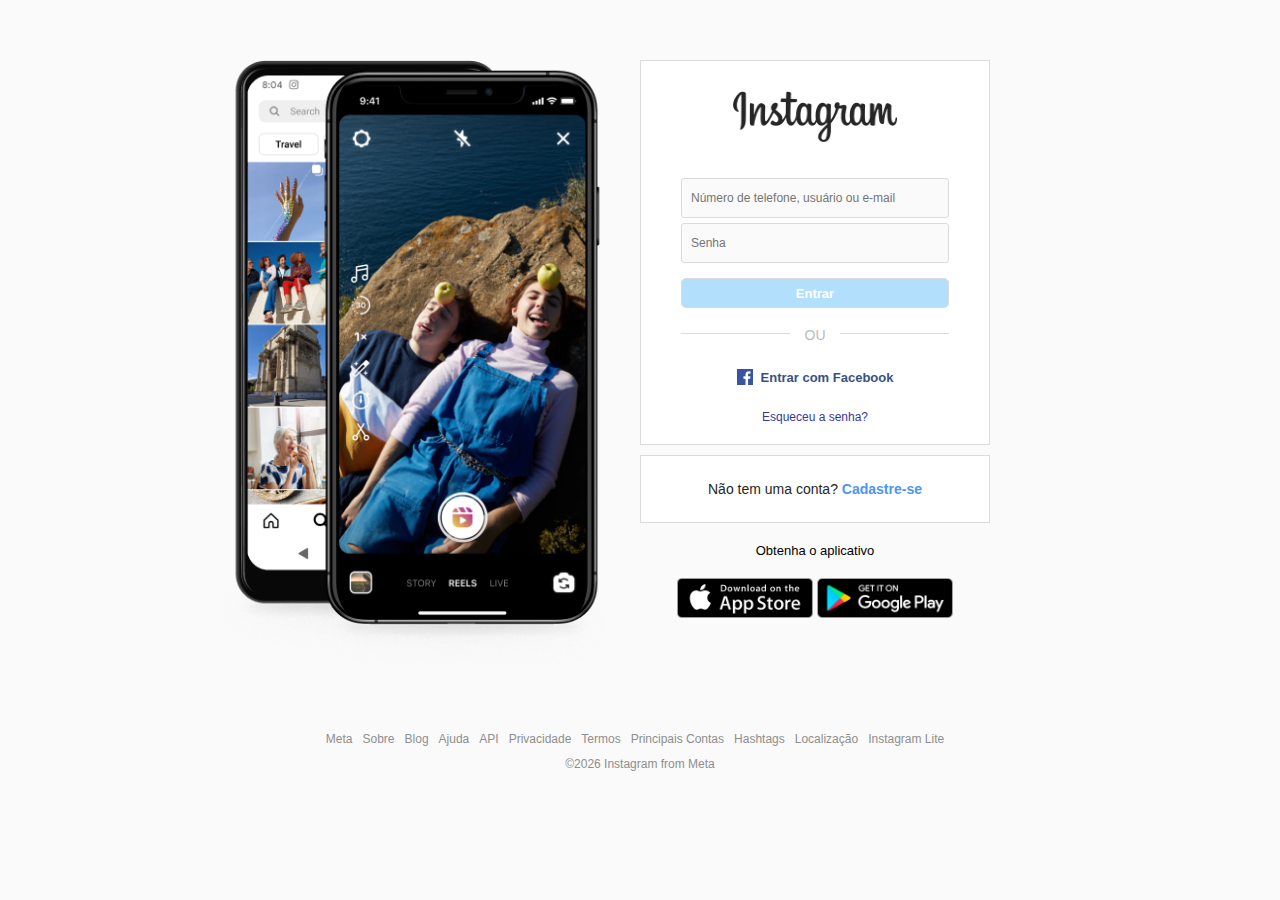
<file: 10_Clone_Home_insta/index.html>
<!DOCTYPE html>
<html lang="en">
<head>
    <meta charset="UTF-8">
    <meta name="viewport" content="width=device-width, initial-scale=1.0">
    <title>Instagram</title>
    <link rel="stylesheet" href="css/styles.css">
    <link rel="shortcut icon" href="img/favicon.png" type="image/x-icon">
</head>
<body>
    <main>
        <div id="main-container">
            <!--Banner Container-->
            <div id="banner-container">
                <div class="phone-wrapper">
                    <img src="img/phones.png" alt="Crie uma conta no Instagram">
                    <img id="imagem" src="img/display-image-4.png" alt="Telefone">
                </div>
            </div>
            <!--Login e Registro-->
            <div id="form-container">
                <div id="form-box">
                    <img id="logo-insta" src="img/instagram-title.png" alt="Instagram">
                    <form id="login-form">
                        <input 
                         type="text" 
                         name="username" 
                         placeholder="Número de telefone, usuário ou e-mail"
                        />
                        <input type="password" name="password" placeholder="Senha">
                        <input type="submit" value="Entrar"/>
                    </form>
                    <div class="separator">
                        <div class="line"></div>
                        <span>Ou</span>
                    </div>
                    <div id="other-links">
                        <div id="facebook-login">
                            <a href="#">
                                <img src="img/facebook-icon.png" alt="Facebook Login">
                                <span>Entrar com Facebook</span>
                            </a>
                        </div>
                        <div id="forgot-pass">
                            <a href="#">Esqueceu a senha?</a>
                        </div>
                    </div>
                </div>
                <div id="register-container">
                    <p>Não tem uma conta? <a href="#">Cadastre-se</a></p>
                </div>
                <div id="get-app-container">
                    <p>Obtenha o aplicativo</p>
                    <a href="#">
                        <img src="img/app-store.png" alt="Apple Store">
                    </a>
                    <a href="#">
                        <img src="img/google-play.png" alt="Google Play">
                    </a>
                </div>
            </div>
        </div>
    </main>
    <footer>
        <nav>
            <ul id="footer-links">
                <li><a href="#">Meta</a></li>
                <li><a href="#">Sobre</a></li>
                <li><a href="#">Blog</a></li>
                <li><a href="#">Ajuda</a></li>
                <li><a href="#">API</a></li>
                <li><a href="#">Privacidade</a></li>
                <li><a href="#">Termos</a></li>
                <li><a href="#">Principais Contas</a></li>
                <li><a href="#">Hashtags</a></li>
                <li><a href="#">Localização</a></li>
                <li><a href="#">Instagram Lite</a></li>
            </ul>
        </nav>
        <p id="copyright">&copy;2026 Instagram from Meta</p>
    </footer>
</body>
</html>
</file>
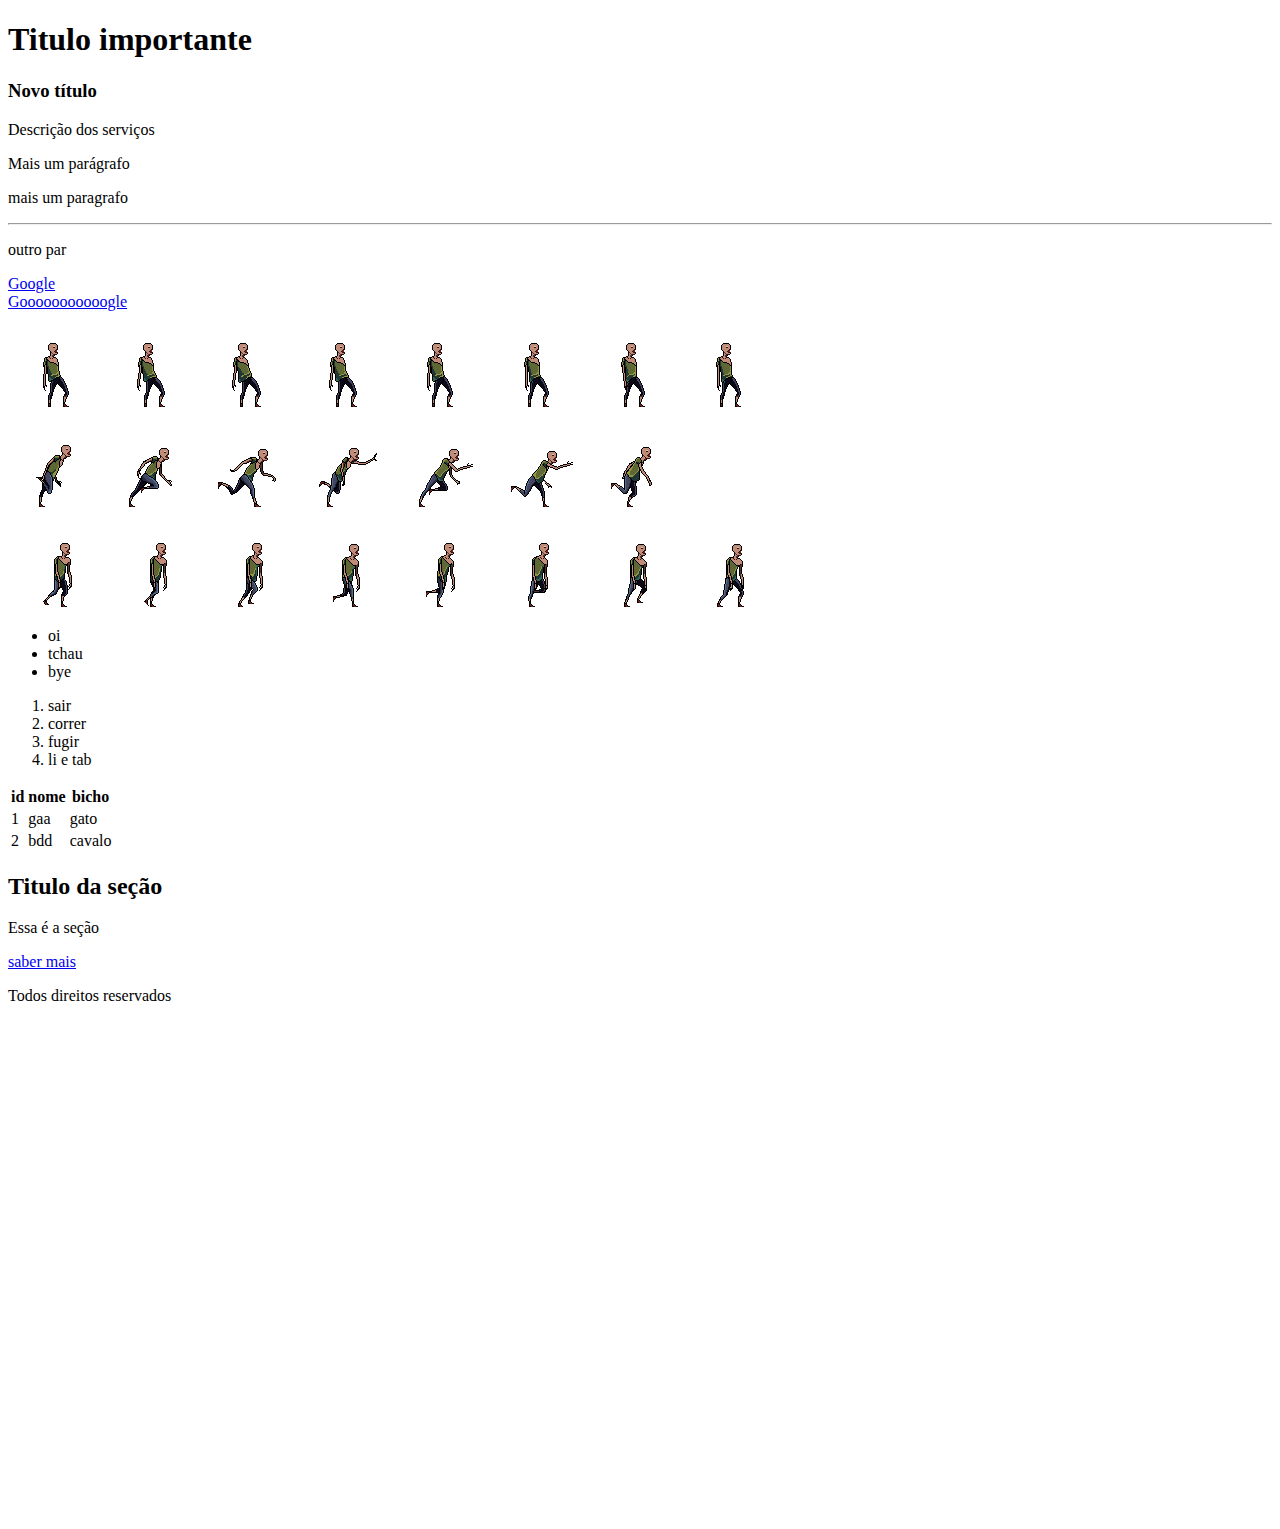
<file: 2_Html/index.html>
<!DOCTYPE html>
<html>
    <head>
        <title>HTML FUNDAMENTOS</title>
    </head>
    <body style ="padding-bottom: 500px;">
        <h1>Titulo importante</h1>
        <h3>Novo título</h3>

        <p>Descrição dos serviços</p>
        <p>Mais um parágrafo</p>

        <p>mais um paragrafo</p>
        <hr />
        <p>  outro par </p>

        <a href="https://google.com.br">Google</a>
        <br />
        <!--NOVA ABA (link)-->
        <a href="https://google.com" target="_blank">Gooooooooooogle</a>
        <br />

        <!-- IMAgem-->
         <img src="/2_Html/img/Idle.png" />
         <img src="/2_Html/img/Run.png" alt="ZOMBIE RUN" />
         <img src="/2_Html/img/Walk.png" />

        <!--listas nao ordenadas-->
        <ul>
            <li>oi</li>
            <li>tchau</li>
            <li>bye</li>
        </ul>

        <!--listas nao ordenadas-->
        <ol>
            <li>sair</li>
            <li>correr</li>
            <li>fugir</li>
            <li>li e tab</li>
        </ol>
        <!--listas nao ordenadas-->
        <table>
            <tr>
                <th>id</th>
                <th>nome</th>
                <th>bicho</th>
            </tr>
            <tr>
                <td>1</td>
                <td>gaa</td>
                <td>gato</td>
            </tr>
            <tr>
                <td>2</td>
                <td>bdd</td>
                <td>cavalo</td>
            </tr>
        </table>

        <div>
            <h2>Titulo da seção</h2>
            <p>Essa é a seção</p>
            <a href="aa">saber mais</a>
            
        </div>

    </body>

    <footer>
        <p>Todos direitos reservados</p>
    </footer>

</html>
</file>
<file: 10_Clone_Home_insta/css/styles.css>
/*GERAL*/
* {
    margin: 0;
    padding: 0;
    box-sizing: border-box;
    font-family: Helvetica;
}

body {
    background-color: #fafafa;
}

/* Containers */

#main-container{
    display: flex;
    margin-top: 30px;
}

#banner-container, 
#form-container{
    flex: 1 1 0;
    width: 50%;
}

#banner-container {
    text-align: right;
    margin-top: 30px;
}

.phone-wrapper {
    position: relative;
    display: inline-block;
    max-width: 450px;
}

.phone-wrapper img:first-child {
    width: 100%;
}

#imagem {
    position: absolute;
    width: 55%;
    top: 4%;
    right: 12%;
}

#form-container{
    text-align: center;
}

/* Login form*/

#form-box{
    background-color: #FFF;
    border: 1px solid #dbdbdb;
    width: 350px;
    margin-top: 30px;
}

#logo-insta{
    width: 165px;
    height: 51px;
    margin: 30px auto 12px;
}
#login-form{
    margin-top: 20px;
}

#login-form input{
    display: block;
    font-size: 12px;
    padding: 12px 9px;
    background-color: #fafafa;
    border: 1px solid #dbdbdb;
    border-radius: 3px;
    width: 268px;
    margin: 5px auto;
}

#login-form input[type="submit"]{
    background-color: #b2dffc;
    color: #FFF;
    margin-top: 15px;
    border-radius: 5px;
    height: 30px;
    font-size: 13px;
    padding: 0;
    font-weight: bold;
}

/*Separador*/

.separator {
    position: relative;
}

.line{
    border-top: 1px solid #dbdbdb;
    width: 268px;
    margin: 25px auto 35px;
}

.separator span{
    position: absolute;
    text-transform: uppercase;
    color: #bbb;
    background-color: #fff;
    top: -6px;
    width: 50px;
    margin-left: -25px;
    font-size: 14px;
}

/*Facebook login*/
#facebook-login{
    margin-bottom: 25px;
}

#facebook-login a{
    text-decoration: none;
    color: #385185;
    display: flex;
    align-items: center;
    justify-content: center;
}

#facebook-login img{
    width: 16px;
    height: 16px;
    margin-right: 8px;
}

#facebook-login span{
    font-weight: bold;
    font-size: 13px;
    margin-top: 1px;
}

/*esqueceu a senha*/

#forgot-pass{
    margin-bottom: 20px;
    font-size: 12px;
}

#forgot-pass a{
    text-decoration: none;
    color: #373799;
}

/*Registro*/

#register-container{
    background-color: #FFF;
    border: 1px solid #dbdbdb;
    width: 350px;
    margin-top: 10px;
    padding: 25px;
}

#register-container p{
    font-size: 14px;
    color: #262626;
}

#register-container a{
    color: #4a95f6;
    font-weight: bold;
    text-decoration: none;
}

/*Get app*/

#get-app-container{
    text-align: center;
    width: 350px;
}

#get-app-container p{
    margin: 20px 0px;
    font-size: 13px;
}

#get-app-container a{
    text-decoration: none;
}

#get-app-container img{
    width: 136px;
    height: 40px;
}

/*footer*/

footer{
    text-align: left;
    width: 1000px;
    margin: 50px auto;
    display: flex;
    flex-direction: column;
    justify-content: center;
    align-items: center;
}

footer #footer-links{
    display: flex;
    list-style: none;
}

#footer-links li{
    margin-right: 10px;
}

#footer-links a,
#copyright{
    text-decoration: none;
    color: #8e8e8e;
    font-size: 12px;
}

#copyright{
    margin-top: 10px;
}

/*MOBILE*/

@media (max-width: 450px){
    body{
        background-color: #FFF;
    }

    #banner-container,
    #banner-container #imagem{
        display: none;
    }

    #main-container,
    #form-box{
        margin-top: 0;
    }

    #form-container,
    #form-box,
    #register-container,
    #get-app-container{
        width: 100%;
        border: none;
    }

    footer{
        width: 90%;
    }
    #footer-links{
        flex-wrap: wrap;
        justify-content: center;
    }
    #footer-links{
        margin-bottom: 10px;
    }

}
</file>
